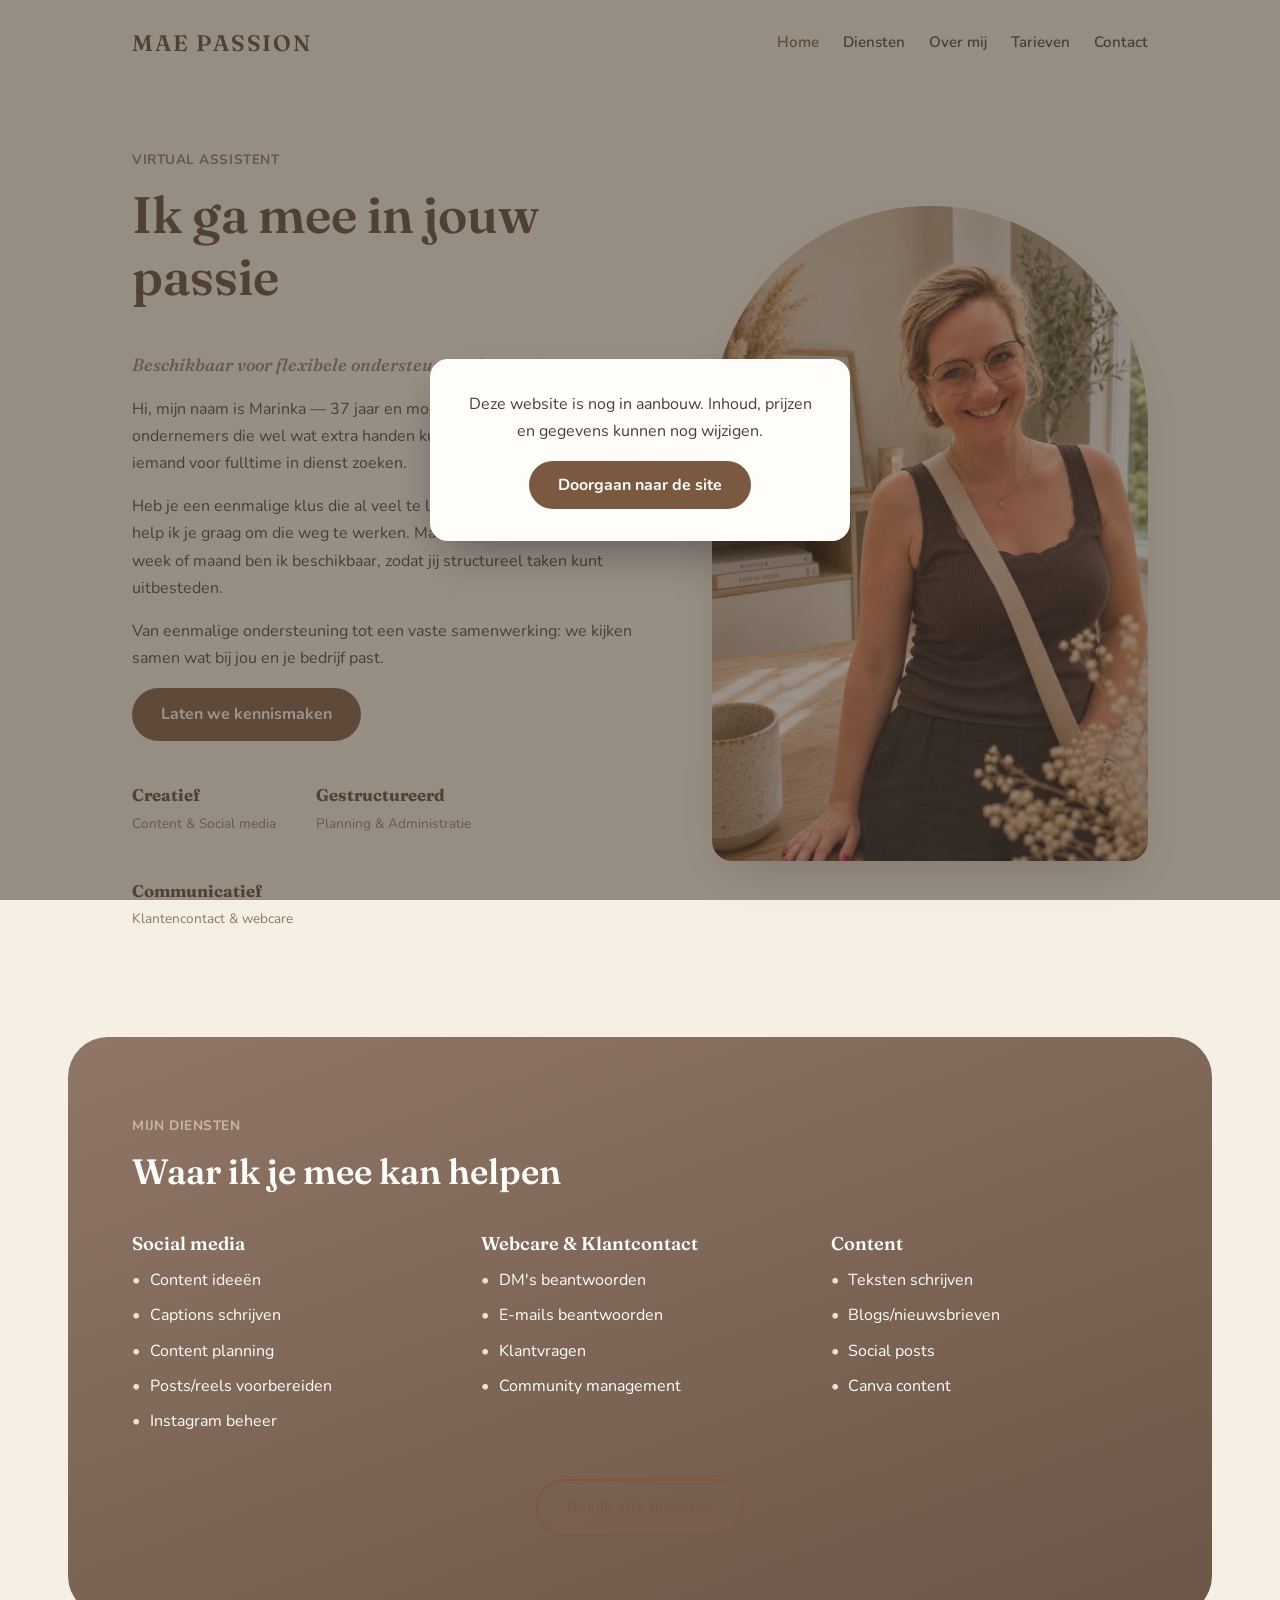
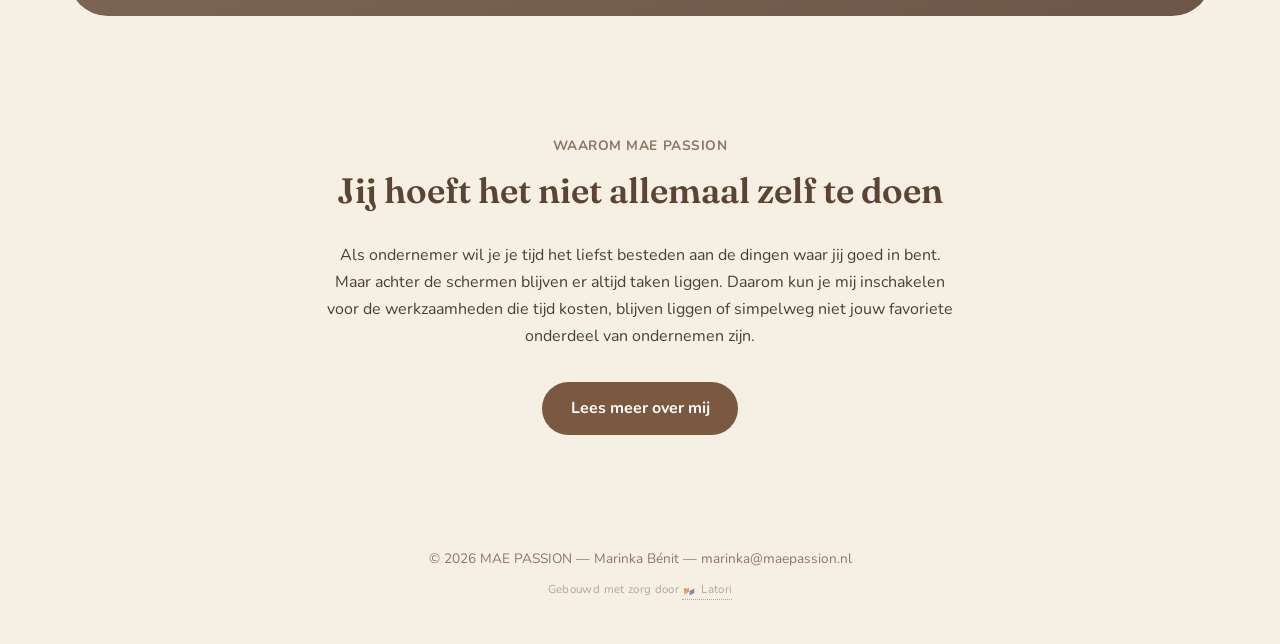
<file: index.html>
<!DOCTYPE html>
<html lang="nl">
<head>
  <meta charset="UTF-8">
  <meta name="viewport" content="width=device-width, initial-scale=1.0">
  <title>MAE PASSION — Virtual Assistant</title>
  <meta name="description" content="MAE PASSION is de virtual assistant onderneming van Marinka Bénit. Flexibele ondersteuning bij social media, content, communicatie en planning.">
  <link rel="stylesheet" href="css/style.css">
</head>
<body>
  <header>
    <a class="logo" href="index.html">Mae Passion</a>
    <nav>
      <a href="index.html" aria-current="page">Home</a>
      <a href="diensten.html">Diensten</a>
      <a href="over-mij.html">Over mij</a>
      <a href="tarieven.html">Tarieven</a>
      <a href="contact.html">Contact</a>
    </nav>
  </header>

  <main>
    <section class="hero wrap">
      <div class="hero-grid">
        <div>
          <p class="tag">Virtual assistent</p>
          <h1>Ik ga mee in jouw passie</h1>
          <p class="eyebrow">Beschikbaar voor flexibele ondersteuning &amp; parttime</p>

          <p>Hi, mijn naam is Marinka — 37 jaar en moeder van 5 kinderen. Ik help ondernemers die wel wat extra handen kunnen gebruiken, maar niet iemand voor fulltime in dienst zoeken.</p>
          <p>Heb je een eenmalige klus die al veel te lang op je to-do lijst staat? Dan help ik je graag om die weg te werken. Maar ook voor een aantal uren per week of maand ben ik beschikbaar, zodat jij structureel taken kunt uitbesteden.</p>
          <p>Van eenmalige ondersteuning tot een vaste samenwerking: we kijken samen wat bij jou en je bedrijf past.</p>

          <p><a class="btn" href="contact.html">Laten we kennismaken</a></p>

          <div class="pillars">
            <div class="pillar">
              <strong>Creatief</strong>
              <span>Content &amp; Social media</span>
            </div>
            <div class="pillar">
              <strong>Gestructureerd</strong>
              <span>Planning &amp; Administratie</span>
            </div>
            <div class="pillar">
              <strong>Communicatief</strong>
              <span>Klantencontact &amp; webcare</span>
            </div>
          </div>
        </div>

        <div class="hero-photo">
          <img src="images/marinka.jpg" alt="Marinka Bénit, oprichter van MAE PASSION">
        </div>
      </div>
    </section>

    <section class="section-dark">
      <div class="wrap">
        <p class="tag reveal">Mijn diensten</p>
        <h2 class="reveal">Waar ik je mee kan helpen</h2>
        <div class="grid-3 reveal-group">
          <div class="service-card reveal">
            <h3>Social media</h3>
            <ul>
              <li>Content ideeën</li>
              <li>Captions schrijven</li>
              <li>Content planning</li>
              <li>Posts/reels voorbereiden</li>
              <li>Instagram beheer</li>
            </ul>
          </div>
          <div class="service-card reveal">
            <h3>Webcare &amp; Klantcontact</h3>
            <ul>
              <li>DM's beantwoorden</li>
              <li>E-mails beantwoorden</li>
              <li>Klantvragen</li>
              <li>Community management</li>
            </ul>
          </div>
          <div class="service-card reveal">
            <h3>Content</h3>
            <ul>
              <li>Teksten schrijven</li>
              <li>Blogs/nieuwsbrieven</li>
              <li>Social posts</li>
              <li>Canva content</li>
            </ul>
          </div>
        </div>
        <p class="center" style="margin-top:2.5rem;"><a class="btn-outline btn" href="diensten.html">Bekijk alle diensten</a></p>
      </div>
    </section>

    <section class="section">
      <div class="wrap center">
        <p class="tag reveal">Waarom Mae Passion</p>
        <h2 class="reveal">Jij hoeft het niet allemaal zelf te doen</h2>
        <p class="reveal" style="max-width:640px; margin:1rem auto 0;">Als ondernemer wil je je tijd het liefst besteden aan de dingen waar jij goed in bent. Maar achter de schermen blijven er altijd taken liggen. Daarom kun je mij inschakelen voor de werkzaamheden die tijd kosten, blijven liggen of simpelweg niet jouw favoriete onderdeel van ondernemen zijn.</p>
        <p style="margin-top:2rem;"><a class="btn" href="over-mij.html">Lees meer over mij</a></p>
      </div>
    </section>
  </main>

  <footer>
    &copy; 2026 MAE PASSION — Marinka Bénit — marinka@maepassion.nl
    <p class="credit">Gebouwd met zorg door <a href="https://latori.nl" target="_blank" rel="noopener"><img src="images/latori-logo.svg" alt="" width="14" height="14"> Latori</a></p>
  </footer>

  <script src="js/notice.js"></script>
  <script src="js/reveal.js"></script>
</body>
</html>
</file>
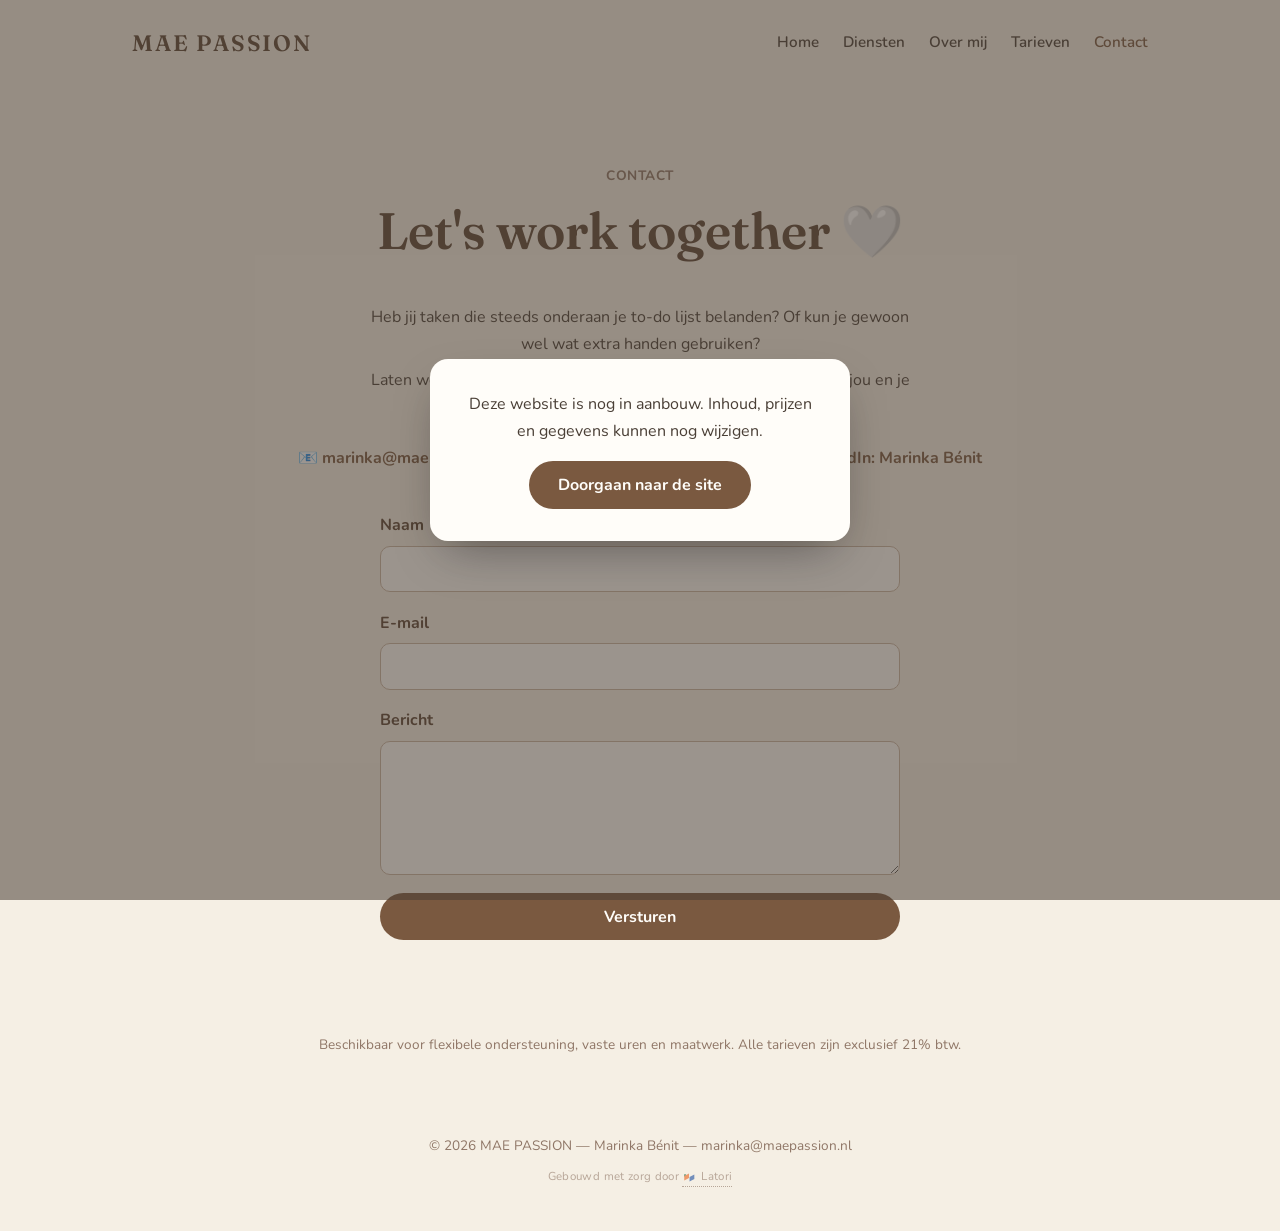
<file: contact.html>
<!DOCTYPE html>
<html lang="nl">
<head>
  <meta charset="UTF-8">
  <meta name="viewport" content="width=device-width, initial-scale=1.0">
  <title>Contact — MAE PASSION</title>
  <meta name="description" content="Neem contact op met MAE PASSION voor flexibele ondersteuning, vaste uren of maatwerk.">
  <link rel="stylesheet" href="css/style.css">
</head>
<body>
  <header>
    <a class="logo" href="index.html">Mae Passion</a>
    <nav>
      <a href="index.html">Home</a>
      <a href="diensten.html">Diensten</a>
      <a href="over-mij.html">Over mij</a>
      <a href="tarieven.html">Tarieven</a>
      <a href="contact.html" aria-current="page">Contact</a>
    </nav>
  </header>

  <main>
    <section class="contact-section wrap">
      <p class="tag">Contact</p>
      <h1>Let's work together 🤍</h1>
      <p style="max-width:560px; margin:0 auto;">Heb jij taken die steeds onderaan je to-do lijst belanden? Of kun je gewoon wel wat extra handen gebruiken?</p>
      <p style="max-width:560px; margin:0.5rem auto 0;">Laten we kennismaken. Ik denk graag met je mee over wat ik voor jou en je bedrijf kan betekenen.</p>

      <div class="contact-links">
        <a href="mailto:marinka@maepassion.nl">📧 marinka@maepassion.nl</a>
        <a href="https://www.instagram.com/thuismama_eenhandvol" target="_blank" rel="noopener">📱 @thuismama_eenhandvol</a>
        <a href="https://www.linkedin.com/search/results/all/?keywords=Marinka%20B%C3%A9nit" target="_blank" rel="noopener">💼 LinkedIn: Marinka Bénit</a>
      </div>

      <form id="contact-form" method="POST" action="/api/contact">
        <div>
          <label for="name">Naam</label>
          <input type="text" id="name" name="name" required>
        </div>
        <div>
          <label for="email">E-mail</label>
          <input type="email" id="email" name="email" required>
        </div>
        <div>
          <label for="message">Bericht</label>
          <textarea id="message" name="message" rows="5" required></textarea>
        </div>
        <button type="submit" class="btn">Versturen</button>
        <p id="form-status" role="status"></p>
      </form>

      <p class="note">Beschikbaar voor flexibele ondersteuning, vaste uren en maatwerk. Alle tarieven zijn exclusief 21% btw.</p>
    </section>
  </main>

  <footer>
    &copy; 2026 MAE PASSION — Marinka Bénit — marinka@maepassion.nl
    <p class="credit">Gebouwd met zorg door <a href="https://latori.nl" target="_blank" rel="noopener"><img src="images/latori-logo.svg" alt="" width="14" height="14"> Latori</a></p>
  </footer>

  <script src="js/contact.js"></script>
  <script src="js/notice.js"></script>
  <script src="js/reveal.js"></script>
</body>
</html>
</file>
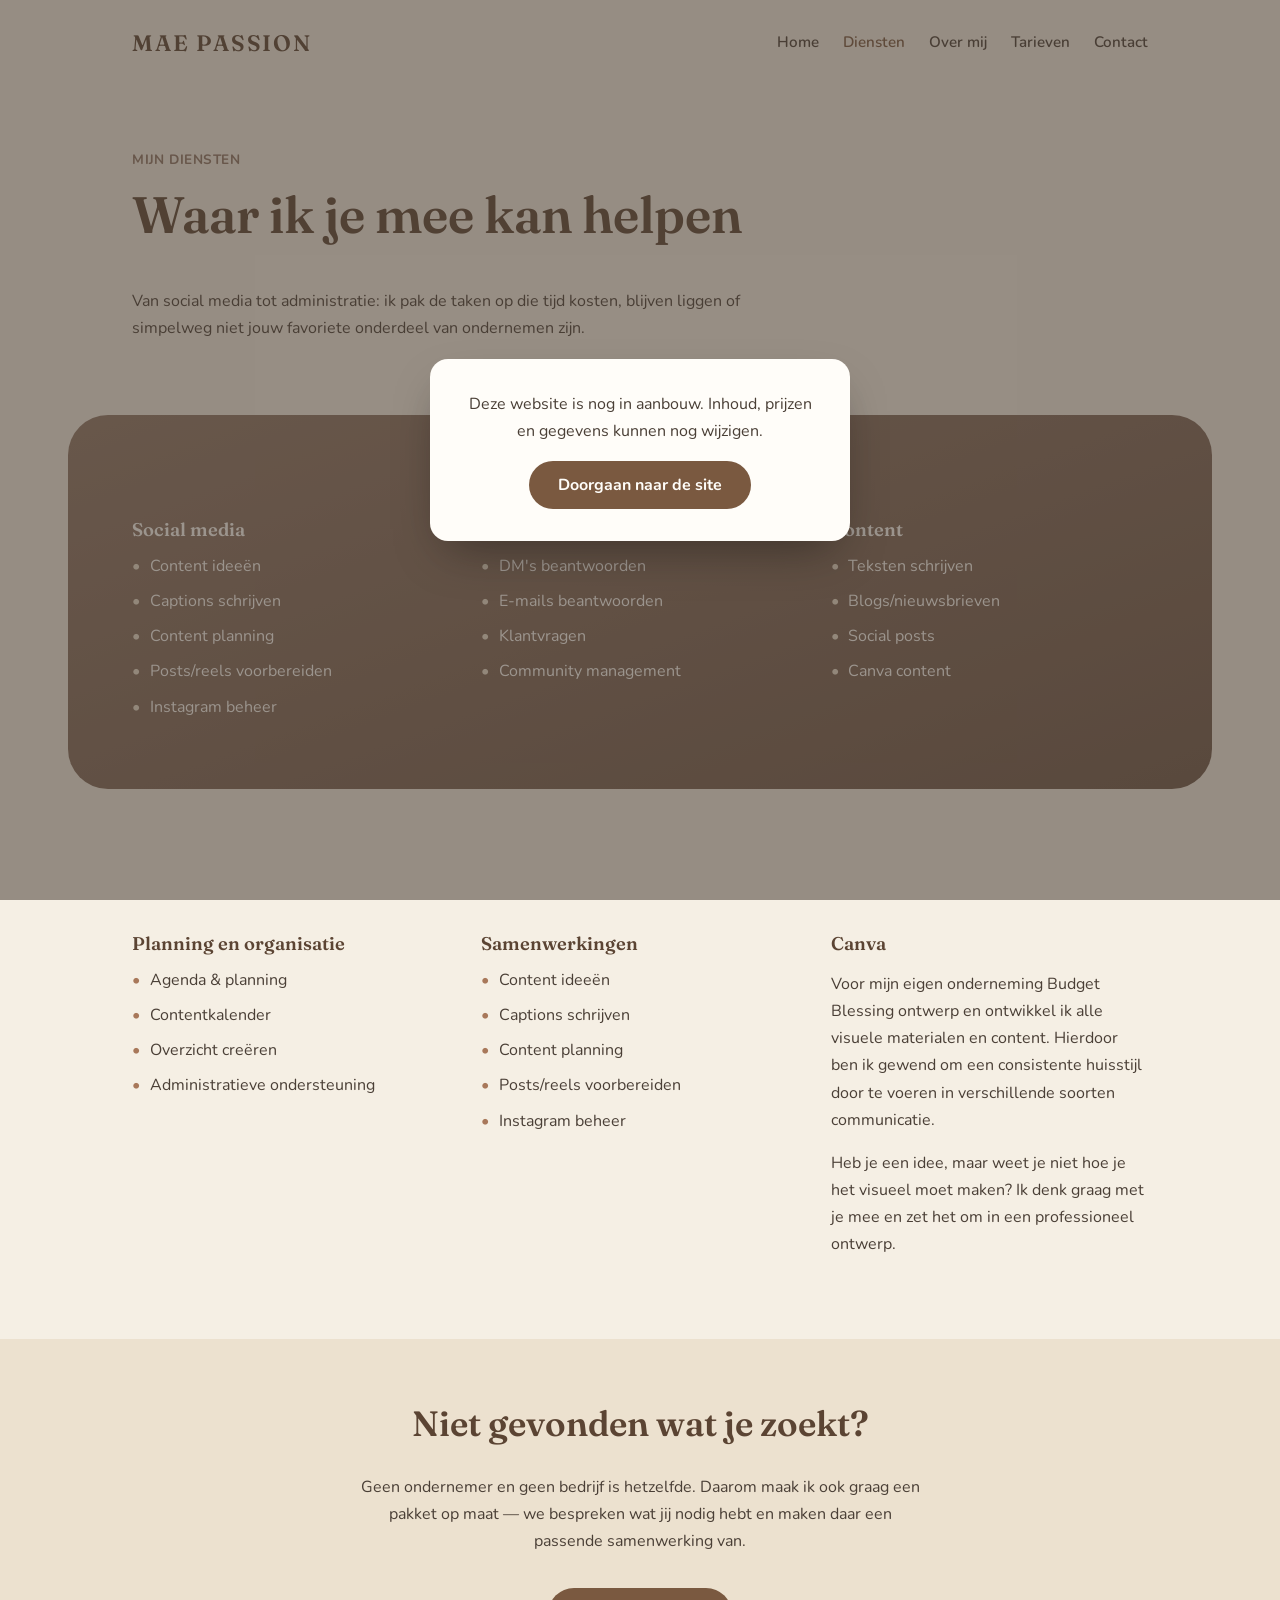
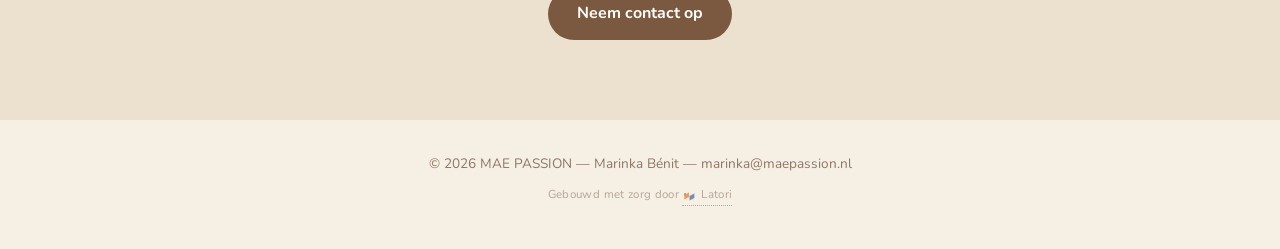
<file: diensten.html>
<!DOCTYPE html>
<html lang="nl">
<head>
  <meta charset="UTF-8">
  <meta name="viewport" content="width=device-width, initial-scale=1.0">
  <title>Diensten — MAE PASSION</title>
  <meta name="description" content="Social media, webcare, content en planning — de diensten van MAE PASSION virtual assistant.">
  <link rel="stylesheet" href="css/style.css">
</head>
<body>
  <header>
    <a class="logo" href="index.html">Mae Passion</a>
    <nav>
      <a href="index.html">Home</a>
      <a href="diensten.html" aria-current="page">Diensten</a>
      <a href="over-mij.html">Over mij</a>
      <a href="tarieven.html">Tarieven</a>
      <a href="contact.html">Contact</a>
    </nav>
  </header>

  <main>
    <section class="hero wrap" style="padding-bottom:1rem;">
      <p class="tag">Mijn diensten</p>
      <h1>Waar ik je mee kan helpen</h1>
      <p style="max-width:640px;">Van social media tot administratie: ik pak de taken op die tijd kosten, blijven liggen of simpelweg niet jouw favoriete onderdeel van ondernemen zijn.</p>
    </section>

    <section class="section-dark">
      <div class="wrap">
        <div class="grid-3 reveal-group">
          <div class="service-card reveal">
            <h3>Social media</h3>
            <ul>
              <li>Content ideeën</li>
              <li>Captions schrijven</li>
              <li>Content planning</li>
              <li>Posts/reels voorbereiden</li>
              <li>Instagram beheer</li>
            </ul>
          </div>
          <div class="service-card reveal">
            <h3>Webcare &amp; Klantcontact</h3>
            <ul>
              <li>DM's beantwoorden</li>
              <li>E-mails beantwoorden</li>
              <li>Klantvragen</li>
              <li>Community management</li>
            </ul>
          </div>
          <div class="service-card reveal">
            <h3>Content</h3>
            <ul>
              <li>Teksten schrijven</li>
              <li>Blogs/nieuwsbrieven</li>
              <li>Social posts</li>
              <li>Canva content</li>
            </ul>
          </div>
        </div>
      </div>
    </section>

    <section class="section">
      <div class="wrap">
        <div class="grid-3 reveal-group">
          <div class="service-card reveal">
            <h3>Planning en organisatie</h3>
            <ul>
              <li>Agenda &amp; planning</li>
              <li>Contentkalender</li>
              <li>Overzicht creëren</li>
              <li>Administratieve ondersteuning</li>
            </ul>
          </div>
          <div class="service-card reveal">
            <h3>Samenwerkingen</h3>
            <ul>
              <li>Content ideeën</li>
              <li>Captions schrijven</li>
              <li>Content planning</li>
              <li>Posts/reels voorbereiden</li>
              <li>Instagram beheer</li>
            </ul>
          </div>
          <div class="service-card reveal">
            <h3>Canva</h3>
            <p>Voor mijn eigen onderneming Budget Blessing ontwerp en ontwikkel ik alle visuele materialen en content. Hierdoor ben ik gewend om een consistente huisstijl door te voeren in verschillende soorten communicatie.</p>
            <p>Heb je een idee, maar weet je niet hoe je het visueel moet maken? Ik denk graag met je mee en zet het om in een professioneel ontwerp.</p>
          </div>
        </div>
      </div>
    </section>

    <section class="section section-alt center">
      <div class="wrap">
        <h2 class="reveal">Niet gevonden wat je zoekt?</h2>
        <p class="reveal" style="max-width:560px; margin:0 auto;">Geen ondernemer en geen bedrijf is hetzelfde. Daarom maak ik ook graag een pakket op maat — we bespreken wat jij nodig hebt en maken daar een passende samenwerking van.</p>
        <p style="margin-top:2rem;"><a class="btn" href="contact.html">Neem contact op</a></p>
      </div>
    </section>
  </main>

  <footer>
    &copy; 2026 MAE PASSION — Marinka Bénit — marinka@maepassion.nl
    <p class="credit">Gebouwd met zorg door <a href="https://latori.nl" target="_blank" rel="noopener"><img src="images/latori-logo.svg" alt="" width="14" height="14"> Latori</a></p>
  </footer>

  <script src="js/notice.js"></script>
  <script src="js/reveal.js"></script>
</body>
</html>
</file>
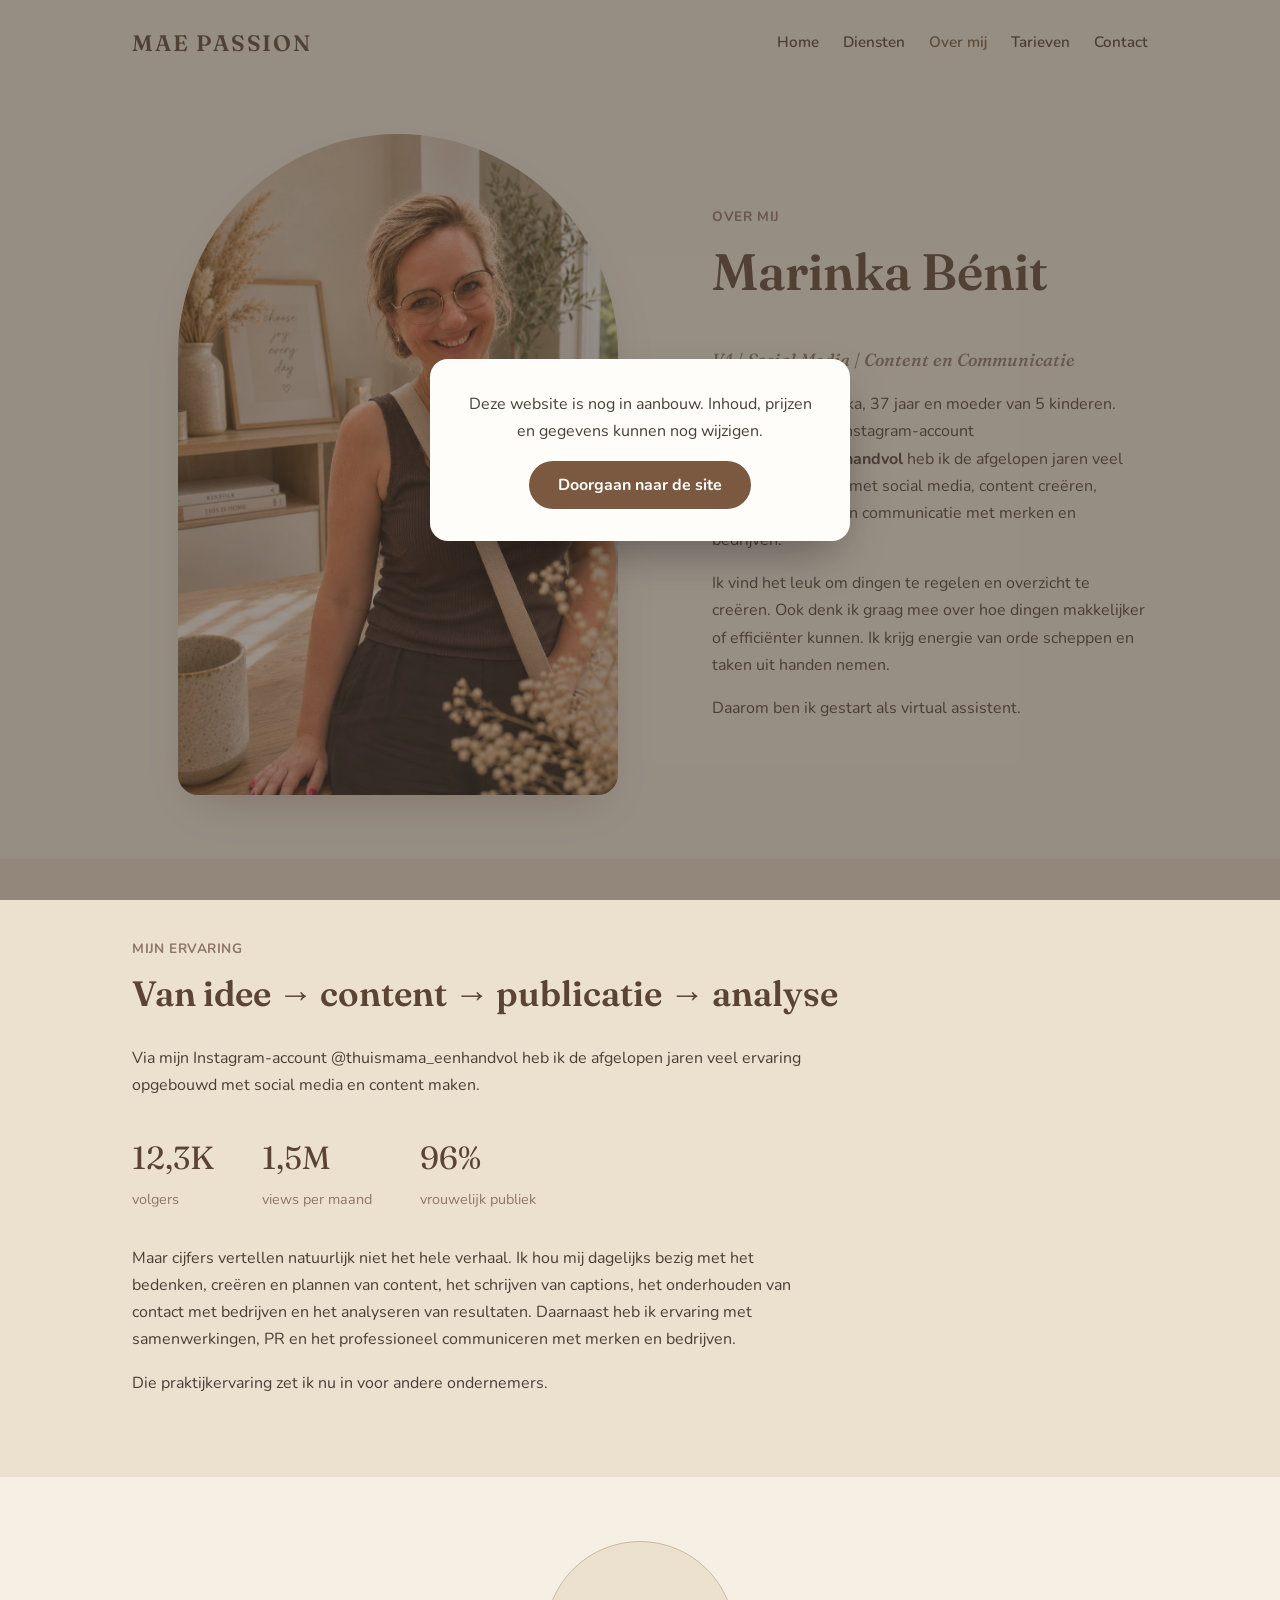
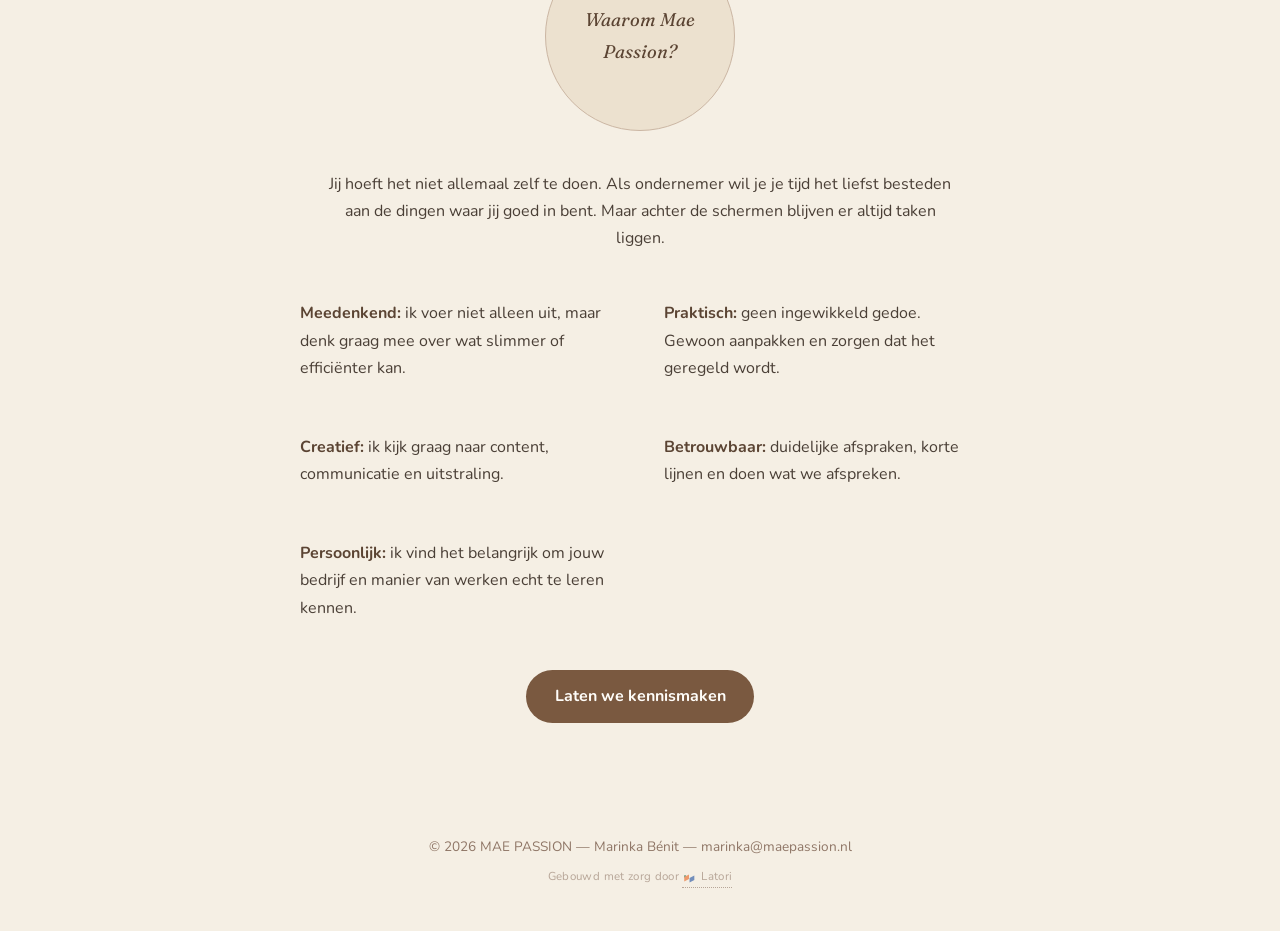
<file: over-mij.html>
<!DOCTYPE html>
<html lang="nl">
<head>
  <meta charset="UTF-8">
  <meta name="viewport" content="width=device-width, initial-scale=1.0">
  <title>Over mij — MAE PASSION</title>
  <meta name="description" content="Maak kennis met Marinka Bénit, oprichter van MAE PASSION virtual assistant.">
  <link rel="stylesheet" href="css/style.css">
</head>
<body>
  <header>
    <a class="logo" href="index.html">Mae Passion</a>
    <nav>
      <a href="index.html">Home</a>
      <a href="diensten.html">Diensten</a>
      <a href="over-mij.html" aria-current="page">Over mij</a>
      <a href="tarieven.html">Tarieven</a>
      <a href="contact.html">Contact</a>
    </nav>
  </header>

  <main>
    <section class="hero wrap">
      <div class="hero-grid">
        <div class="hero-photo">
          <img src="images/marinka.jpg" alt="Marinka Bénit, oprichter van MAE PASSION">
        </div>
        <div>
          <p class="tag">Over mij</p>
          <h1>Marinka Bénit</h1>
          <p class="eyebrow">VA | Social Media | Content en Communicatie</p>
          <p>Mijn naam is Marinka, 37 jaar en moeder van 5 kinderen. Vanuit mijn eigen Instagram-account <strong>@thuismama_eenhandvol</strong> heb ik de afgelopen jaren veel ervaring opgedaan met social media, content creëren, samenwerkingen en communicatie met merken en bedrijven.</p>
          <p>Ik vind het leuk om dingen te regelen en overzicht te creëren. Ook denk ik graag mee over hoe dingen makkelijker of efficiënter kunnen. Ik krijg energie van orde scheppen en taken uit handen nemen.</p>
          <p>Daarom ben ik gestart als virtual assistent.</p>
        </div>
      </div>
    </section>

    <section class="section section-alt">
      <div class="wrap">
        <p class="tag reveal">Mijn ervaring</p>
        <h2 class="reveal">Van idee → content → publicatie → analyse</h2>
        <p class="reveal" style="max-width:680px;">Via mijn Instagram-account @thuismama_eenhandvol heb ik de afgelopen jaren veel ervaring opgebouwd met social media en content maken.</p>

        <div class="stats reveal-group">
          <div class="stat reveal">
            <div class="num">12,3K</div>
            <span>volgers</span>
          </div>
          <div class="stat reveal">
            <div class="num">1,5M</div>
            <span>views per maand</span>
          </div>
          <div class="stat reveal">
            <div class="num">96%</div>
            <span>vrouwelijk publiek</span>
          </div>
        </div>

        <p style="max-width:680px;">Maar cijfers vertellen natuurlijk niet het hele verhaal. Ik hou mij dagelijks bezig met het bedenken, creëren en plannen van content, het schrijven van captions, het onderhouden van contact met bedrijven en het analyseren van resultaten. Daarnaast heb ik ervaring met samenwerkingen, PR en het professioneel communiceren met merken en bedrijven.</p>
        <p style="max-width:680px;">Die praktijkervaring zet ik nu in voor andere ondernemers.</p>
      </div>
    </section>

    <section class="section center">
      <div class="wrap">
        <div class="badge-circle reveal"><span>Waarom Mae Passion?</span></div>
        <p class="reveal" style="max-width:640px; margin: 0 auto 1.5rem;">Jij hoeft het niet allemaal zelf te doen. Als ondernemer wil je je tijd het liefst besteden aan de dingen waar jij goed in bent. Maar achter de schermen blijven er altijd taken liggen.</p>

        <div class="traits reveal" style="text-align:left; max-width:680px; margin-left:auto; margin-right:auto;">
          <p><strong>Meedenkend:</strong> ik voer niet alleen uit, maar denk graag mee over wat slimmer of efficiënter kan.</p>
          <p><strong>Praktisch:</strong> geen ingewikkeld gedoe. Gewoon aanpakken en zorgen dat het geregeld wordt.</p>
          <p><strong>Creatief:</strong> ik kijk graag naar content, communicatie en uitstraling.</p>
          <p><strong>Betrouwbaar:</strong> duidelijke afspraken, korte lijnen en doen wat we afspreken.</p>
          <p><strong>Persoonlijk:</strong> ik vind het belangrijk om jouw bedrijf en manier van werken echt te leren kennen.</p>
        </div>

        <p style="margin-top:2rem;"><a class="btn" href="contact.html">Laten we kennismaken</a></p>
      </div>
    </section>
  </main>

  <footer>
    &copy; 2026 MAE PASSION — Marinka Bénit — marinka@maepassion.nl
    <p class="credit">Gebouwd met zorg door <a href="https://latori.nl" target="_blank" rel="noopener"><img src="images/latori-logo.svg" alt="" width="14" height="14"> Latori</a></p>
  </footer>

  <script src="js/notice.js"></script>
  <script src="js/reveal.js"></script>
</body>
</html>
</file>
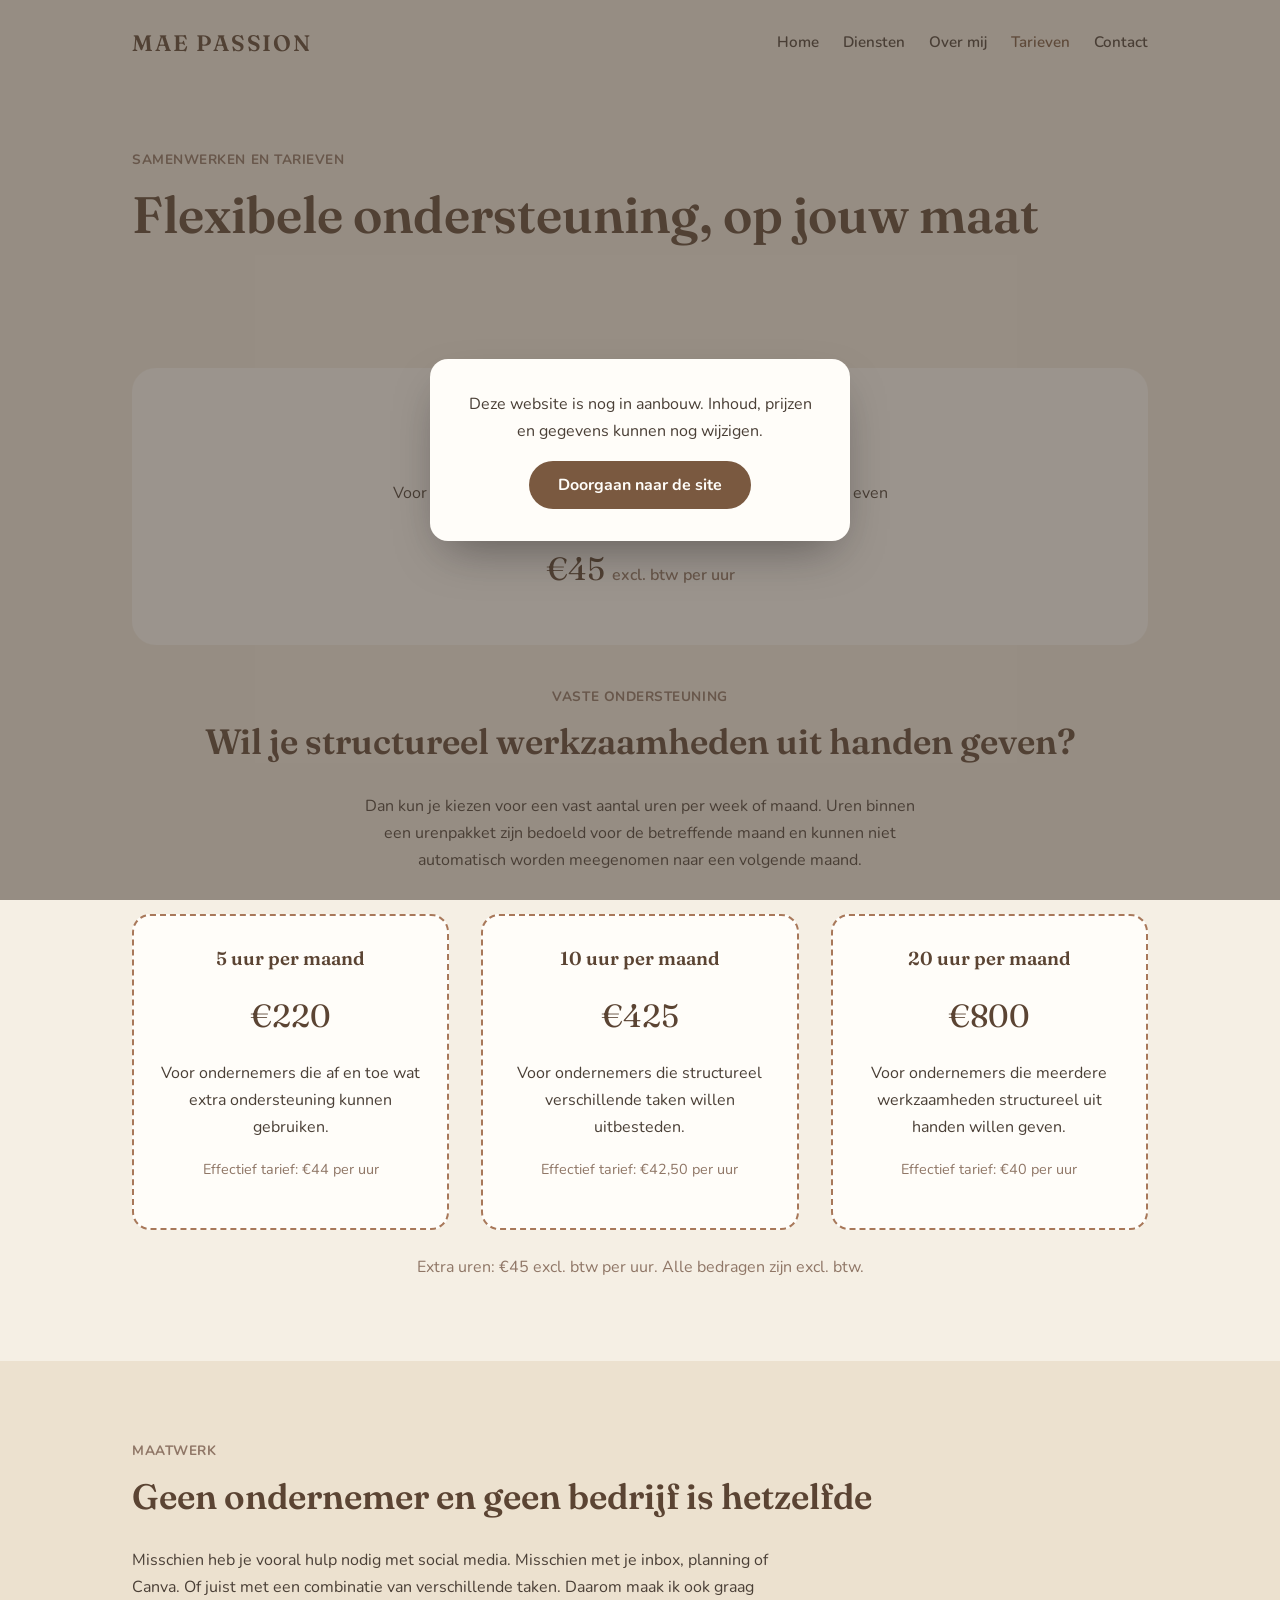
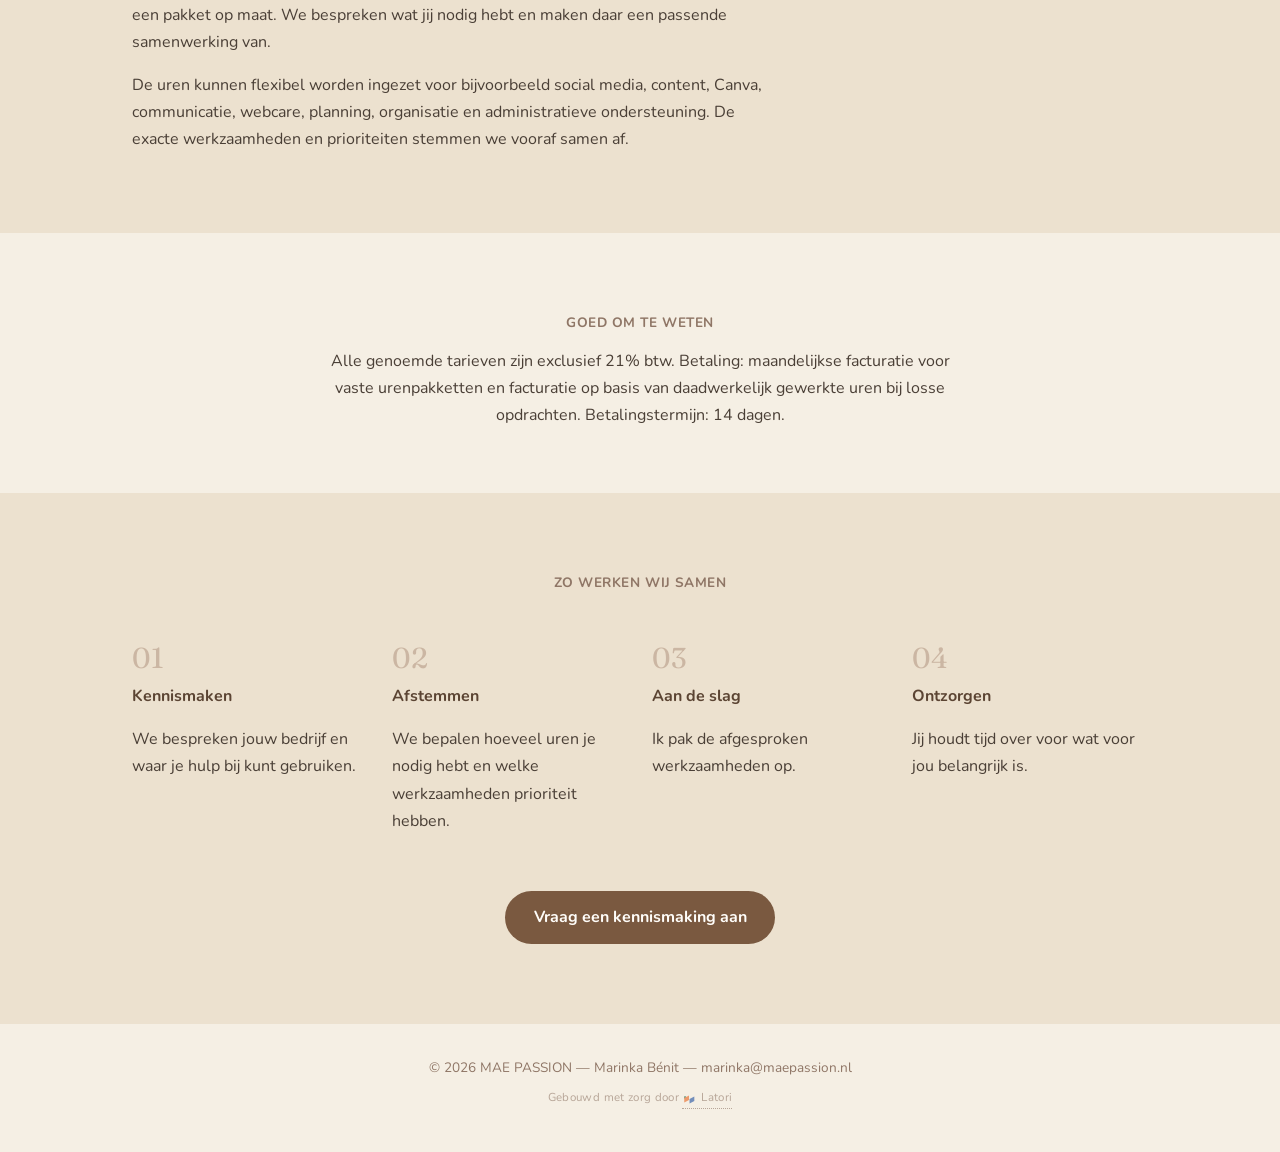
<file: tarieven.html>
<!DOCTYPE html>
<html lang="nl">
<head>
  <meta charset="UTF-8">
  <meta name="viewport" content="width=device-width, initial-scale=1.0">
  <title>Tarieven — MAE PASSION</title>
  <meta name="description" content="Flexibele ondersteuning, vaste urenpakketten of maatwerk — de tarieven van MAE PASSION.">
  <link rel="stylesheet" href="css/style.css">
</head>
<body>
  <header>
    <a class="logo" href="index.html">Mae Passion</a>
    <nav>
      <a href="index.html">Home</a>
      <a href="diensten.html">Diensten</a>
      <a href="over-mij.html">Over mij</a>
      <a href="tarieven.html" aria-current="page">Tarieven</a>
      <a href="contact.html">Contact</a>
    </nav>
  </header>

  <main>
    <section class="hero wrap" style="padding-bottom:1rem;">
      <p class="tag">Samenwerken en tarieven</p>
      <h1>Flexibele ondersteuning, op jouw maat</h1>
    </section>

    <section class="section">
      <div class="wrap">
        <div class="price-highlight reveal">
          <h2>Flexibele ondersteuning</h2>
          <p style="max-width:520px; margin:0 auto;">Voor een eenmalige klus, tijdelijk project of wanneer je gewoon even extra handen kunt gebruiken.</p>
          <div class="amount">€45 <span style="font-size:1rem; color:var(--mauve-mid); font-family:var(--font-body); font-weight:600;">excl. btw per uur</span></div>
        </div>

        <p class="tag center" style="text-align:center;">Vaste ondersteuning</p>
        <h2 class="center">Wil je structureel werkzaamheden uit handen geven?</h2>
        <p class="center" style="max-width:560px; margin:0 auto 1rem;">Dan kun je kiezen voor een vast aantal uren per week of maand. Uren binnen een urenpakket zijn bedoeld voor de betreffende maand en kunnen niet automatisch worden meegenomen naar een volgende maand.</p>

        <div class="grid-3 reveal-group">
          <div class="price-card reveal">
            <h3>5 uur per maand</h3>
            <div class="amount">€220</div>
            <p>Voor ondernemers die af en toe wat extra ondersteuning kunnen gebruiken.</p>
            <p class="rate">Effectief tarief: €44 per uur</p>
          </div>
          <div class="price-card reveal">
            <h3>10 uur per maand</h3>
            <div class="amount">€425</div>
            <p>Voor ondernemers die structureel verschillende taken willen uitbesteden.</p>
            <p class="rate">Effectief tarief: €42,50 per uur</p>
          </div>
          <div class="price-card reveal">
            <h3>20 uur per maand</h3>
            <div class="amount">€800</div>
            <p>Voor ondernemers die meerdere werkzaamheden structureel uit handen willen geven.</p>
            <p class="rate">Effectief tarief: €40 per uur</p>
          </div>
        </div>
        <p class="center" style="margin-top:1.5rem; color:var(--mauve-mid);">Extra uren: €45 excl. btw per uur. Alle bedragen zijn excl. btw.</p>
      </div>
    </section>

    <section class="section section-alt">
      <div class="wrap">
        <p class="tag reveal">Maatwerk</p>
        <h2 class="reveal">Geen ondernemer en geen bedrijf is hetzelfde</h2>
        <p class="reveal" style="max-width:640px;">Misschien heb je vooral hulp nodig met social media. Misschien met je inbox, planning of Canva. Of juist met een combinatie van verschillende taken. Daarom maak ik ook graag een pakket op maat. We bespreken wat jij nodig hebt en maken daar een passende samenwerking van.</p>
        <p style="max-width:640px;">De uren kunnen flexibel worden ingezet voor bijvoorbeeld social media, content, Canva, communicatie, webcare, planning, organisatie en administratieve ondersteuning. De exacte werkzaamheden en prioriteiten stemmen we vooraf samen af.</p>
      </div>
    </section>

    <section class="section">
      <div class="wrap center">
        <p class="tag">Goed om te weten</p>
        <p style="max-width:640px; margin:0 auto;">Alle genoemde tarieven zijn exclusief 21% btw. Betaling: maandelijkse facturatie voor vaste urenpakketten en facturatie op basis van daadwerkelijk gewerkte uren bij losse opdrachten. Betalingstermijn: 14 dagen.</p>
      </div>
    </section>

    <section class="section section-alt">
      <div class="wrap">
        <p class="tag center" style="text-align:center;">Zo werken wij samen</p>
        <div class="steps reveal-group">
          <div class="step reveal">
            <div class="num">01</div>
            <strong>Kennismaken</strong>
            <p>We bespreken jouw bedrijf en waar je hulp bij kunt gebruiken.</p>
          </div>
          <div class="step reveal">
            <div class="num">02</div>
            <strong>Afstemmen</strong>
            <p>We bepalen hoeveel uren je nodig hebt en welke werkzaamheden prioriteit hebben.</p>
          </div>
          <div class="step reveal">
            <div class="num">03</div>
            <strong>Aan de slag</strong>
            <p>Ik pak de afgesproken werkzaamheden op.</p>
          </div>
          <div class="step reveal">
            <div class="num">04</div>
            <strong>Ontzorgen</strong>
            <p>Jij houdt tijd over voor wat voor jou belangrijk is.</p>
          </div>
        </div>
        <p class="center" style="margin-top:2.5rem;"><a class="btn" href="contact.html">Vraag een kennismaking aan</a></p>
      </div>
    </section>
  </main>

  <footer>
    &copy; 2026 MAE PASSION — Marinka Bénit — marinka@maepassion.nl
    <p class="credit">Gebouwd met zorg door <a href="https://latori.nl" target="_blank" rel="noopener"><img src="images/latori-logo.svg" alt="" width="14" height="14"> Latori</a></p>
  </footer>

  <script src="js/notice.js"></script>
  <script src="js/reveal.js"></script>
</body>
</html>
</file>
<file: css/style.css>
@import url('https://fonts.googleapis.com/css2?family=Fraunces:ital,opsz,wght@0,9..144,400;0,9..144,500;0,9..144,600;1,9..144,500&family=Nunito:wght@400;600;700;800&display=swap');

:root {
  --cream: #f5efe4;
  --cream-alt: #ece1cf;
  --mauve-dark: #6d5647;
  --mauve-mid: #8f7666;
  --mauve-soft: #cbb6a3;
  --brown-text: #7a5940;
  --brown-deep: #5b4433;
  --ink: #4a3f36;
  --white: #fffdf9;
  --border-dash: #a8785a;
  --max-width: 1080px;

  --font-display: "Fraunces", Georgia, serif;
  --font-body: "Nunito", "Segoe UI", system-ui, sans-serif;
}

* { box-sizing: border-box; }

html { scroll-behavior: smooth; }

body {
  margin: 0;
  font-family: var(--font-body);
  background: var(--cream);
  color: var(--ink);
  line-height: 1.7;
  font-size: 16px;
}

img { max-width: 100%; display: block; }

.wrap {
  max-width: var(--max-width);
  margin: 0 auto;
  padding: 0 2rem;
}

/* Header / nav */
header {
  display: flex;
  justify-content: space-between;
  align-items: center;
  flex-wrap: wrap;
  gap: 0.75rem 1.5rem;
  padding: 1.5rem 2rem;
  max-width: var(--max-width);
  margin: 0 auto;
}

header .logo {
  font-family: var(--font-display);
  font-weight: 600;
  font-size: 1.4rem;
  letter-spacing: 0.08em;
  color: var(--brown-deep);
  text-decoration: none;
  text-transform: uppercase;
}

nav {
  display: flex;
  flex-wrap: wrap;
  gap: 0.5rem 1.5rem;
}

nav a {
  color: var(--ink);
  text-decoration: none;
  font-size: 0.95rem;
  font-weight: 600;
  white-space: nowrap;
}

@media (max-width: 640px) {
  header {
    justify-content: center;
    text-align: center;
    row-gap: 1.1rem;
    margin-bottom: 1rem;
  }

  nav {
    justify-content: center;
    row-gap: 0.75rem;
  }
}

nav a:hover,
nav a[aria-current="page"] {
  color: var(--brown-text);
}

/* Headings */
h1, h2, h3 {
  font-family: var(--font-display);
  color: var(--brown-deep);
  font-weight: 600;
  line-height: 1.2;
  margin-top: 0;
}

h1 { font-size: clamp(2.2rem, 5vw, 3.2rem); }
h2 { font-size: clamp(1.6rem, 3vw, 2.2rem); }

.eyebrow {
  font-family: var(--font-display);
  font-style: italic;
  font-weight: 500;
  color: var(--mauve-mid);
  font-size: 1.1rem;
  margin: 0 0 0.25rem;
}

.tag {
  font-size: 0.85rem;
  font-weight: 700;
  letter-spacing: 0.04em;
  text-transform: uppercase;
  color: var(--mauve-mid);
}

/* Hero */
.hero {
  padding-top: 3rem;
  padding-bottom: 4rem;
}

.hero-grid {
  display: grid;
  grid-template-columns: 1.1fr 0.9fr;
  gap: 3rem;
  align-items: center;
}

@media (max-width: 800px) {
  .hero-grid { grid-template-columns: 1fr; }
}

.hero-photo {
  border-radius: 260px 260px 24px 24px;
  overflow: hidden;
  box-shadow: 0 20px 50px -20px rgba(90, 65, 45, 0.35);
  aspect-ratio: 1023 / 1537;
  background: var(--cream-alt);
  max-width: 440px;
  margin: 0 auto;
}

.hero-photo img {
  width: 100%;
  height: 100%;
  object-fit: cover;
  object-position: center 15%;
}

.pillars {
  display: flex;
  gap: 2.5rem;
  margin-top: 2.5rem;
  flex-wrap: wrap;
}

.pillar strong {
  display: block;
  font-family: var(--font-display);
  color: var(--brown-deep);
  font-size: 1.05rem;
}

.pillar span {
  font-size: 0.85rem;
  color: var(--mauve-mid);
}

/* Buttons */
.btn {
  display: inline-block;
  background: var(--brown-text);
  color: var(--white);
  border: none;
  padding: 0.8rem 1.8rem;
  border-radius: 999px;
  cursor: pointer;
  font-size: 1rem;
  font-weight: 700;
  font-family: var(--font-body);
  text-decoration: none;
  transition: background 0.2s ease;
}

.btn:hover { background: var(--brown-deep); }

.btn-outline {
  background: transparent;
  border: 2px solid var(--brown-text);
  color: var(--brown-text);
}

.btn-outline:hover { background: var(--brown-text); color: var(--white); }

/* Dark section */
.section-dark {
  background: linear-gradient(160deg, var(--mauve-mid), var(--mauve-dark));
  color: var(--white);
  padding: 3rem 0;
  border-radius: 28px;
  margin: 2rem 1rem;
}

@media (min-width: 900px) {
  .section-dark {
    padding: 4rem 0;
    border-radius: 40px;
    max-width: calc(var(--max-width) + 4rem);
    margin: 2.5rem auto;
  }
}

.section-dark h2, .section-dark h3 { color: var(--white); }
.section-dark .tag { color: var(--mauve-soft); }

.section {
  padding: 4rem 0;
}

.section-alt { background: var(--cream-alt); }

/* Cards grid */
.grid-3 {
  display: grid;
  grid-template-columns: repeat(3, 1fr);
  gap: 2rem;
  margin-top: 2.5rem;
}

@media (max-width: 800px) {
  .grid-3 { grid-template-columns: 1fr; }
}

.service-card h3 { font-size: 1.15rem; margin-bottom: 0.5rem; }

.service-card ul {
  list-style: none;
  padding: 0;
  margin: 0;
}

.service-card li {
  padding: 0.25rem 0;
  padding-left: 1.1rem;
  position: relative;
}

.service-card li::before {
  content: "•";
  position: absolute;
  left: 0;
  color: var(--border-dash);
}

.section-dark .service-card li::before { color: var(--cream-alt); }

/* Pricing */
.price-card {
  border: 2px dashed var(--border-dash);
  border-radius: 18px;
  padding: 2rem 1.5rem;
  text-align: center;
  background: var(--white);
}

.amount {
  font-family: var(--font-display);
  font-size: 2rem;
  color: var(--brown-deep);
  margin: 0.5rem 0;
}

.price-card .rate {
  color: var(--mauve-mid);
  font-size: 0.9rem;
  margin-top: 0.75rem;
}

.price-highlight {
  background: var(--white);
  border-radius: 24px;
  padding: 2.5rem;
  text-align: center;
  margin-bottom: 2.5rem;
}

/* Steps */
.steps {
  display: grid;
  grid-template-columns: repeat(4, 1fr);
  gap: 1.5rem;
  margin-top: 2.5rem;
}

@media (max-width: 800px) {
  .steps { grid-template-columns: 1fr 1fr; }
}

.step .num {
  font-family: var(--font-display);
  font-size: 1.8rem;
  color: var(--mauve-soft);
}

.step strong {
  display: block;
  color: var(--brown-deep);
  margin-bottom: 0.3rem;
}

/* Traits list */
.traits {
  display: grid;
  grid-template-columns: 1fr 1fr;
  gap: 1.25rem 3rem;
  margin-top: 2rem;
}

@media (max-width: 700px) {
  .traits { grid-template-columns: 1fr; }
}

.traits strong { color: var(--brown-deep); }

.badge-circle {
  width: 190px;
  height: 190px;
  border-radius: 50%;
  background: var(--cream-alt);
  border: 1px solid var(--mauve-soft);
  display: flex;
  align-items: center;
  justify-content: center;
  text-align: center;
  margin: 0 auto 2.5rem;
  padding: 1rem;
}

.badge-circle span {
  font-family: var(--font-display);
  font-style: italic;
  color: var(--brown-deep);
  font-size: 1.15rem;
}

/* Stats */
.stats {
  display: flex;
  gap: 3rem;
  margin: 2rem 0;
  flex-wrap: wrap;
}

.stat .num {
  font-family: var(--font-display);
  font-size: 2rem;
  color: var(--brown-deep);
}

.stat span { color: var(--mauve-mid); font-size: 0.9rem; }

/* Footer / contact */
.contact-section {
  text-align: center;
  padding-top: 4rem;
  padding-bottom: 2rem;
}

.contact-links {
  display: flex;
  flex-direction: column;
  align-items: center;
  gap: 1rem;
  margin: 1.5rem 0 2.5rem;
  font-weight: 700;
}

.contact-links a {
  display: inline-flex;
  align-items: center;
  gap: 0.5rem;
  color: var(--brown-text);
  text-decoration: none;
}

.contact-links a:hover { text-decoration: underline; }

@media (min-width: 640px) {
  .contact-links {
    flex-direction: row;
    justify-content: center;
    flex-wrap: wrap;
    gap: 2rem;
  }
}

footer {
  text-align: center;
  padding: 2rem;
  font-size: 0.85rem;
  color: var(--mauve-mid);
}

.credit {
  margin-top: 0.6rem;
  font-size: 0.72rem;
  letter-spacing: 0.03em;
  opacity: 0.6;
}

.credit a {
  display: inline-flex;
  align-items: center;
  gap: 0.3rem;
  color: inherit;
  text-decoration: none;
  border-bottom: 1px dotted currentColor;
  transition: opacity 0.2s ease;
  vertical-align: middle;
}

.credit img {
  width: 14px;
  height: 14px;
  display: inline-block;
}

.credit a:hover { opacity: 0.85; }

/* Form */
form {
  display: grid;
  gap: 1.1rem;
  max-width: 520px;
  margin: 2rem auto 0;
  text-align: left;
}

form > div {
  display: flex;
  flex-direction: column;
  gap: 0.4rem;
}

label { font-weight: 700; color: var(--brown-deep); }

input, textarea {
  width: 100%;
  padding: 0.7rem 0.9rem;
  border: 1px solid var(--mauve-soft);
  border-radius: 10px;
  font-family: inherit;
  font-size: 1rem;
  background: var(--white);
}

input:focus, textarea:focus {
  outline: 2px solid var(--brown-text);
  outline-offset: 1px;
}

#form-status { color: var(--mauve-mid); min-height: 1.2em; }

.note {
  font-size: 0.85rem;
  color: var(--mauve-mid);
  text-align: center;
  margin-top: 1.5rem;
}

.center { text-align: center; }

/* Scroll reveal */
.reveal {
  opacity: 0;
  transform: translateY(22px);
  transition: opacity 0.7s ease, transform 0.7s ease;
}

.reveal.is-visible {
  opacity: 1;
  transform: translateY(0);
}

.reveal-group .reveal:nth-child(2) { transition-delay: 0.08s; }
.reveal-group .reveal:nth-child(3) { transition-delay: 0.16s; }
.reveal-group .reveal:nth-child(4) { transition-delay: 0.24s; }

@media (prefers-reduced-motion: reduce) {
  .reveal {
    opacity: 1;
    transform: none;
    transition: none;
  }
}

/* In-aanbouw melding */
.mp-notice-overlay {
  position: fixed;
  inset: 0;
  background: rgba(74, 63, 54, 0.55);
  display: flex;
  align-items: center;
  justify-content: center;
  padding: 1.5rem;
  z-index: 1000;
}

.mp-notice {
  background: var(--white);
  border-radius: 18px;
  padding: 2rem;
  max-width: 420px;
  text-align: center;
  box-shadow: 0 20px 50px -15px rgba(0, 0, 0, 0.4);
}

.mp-notice p {
  margin-top: 0;
  color: var(--ink);
}
</file>
